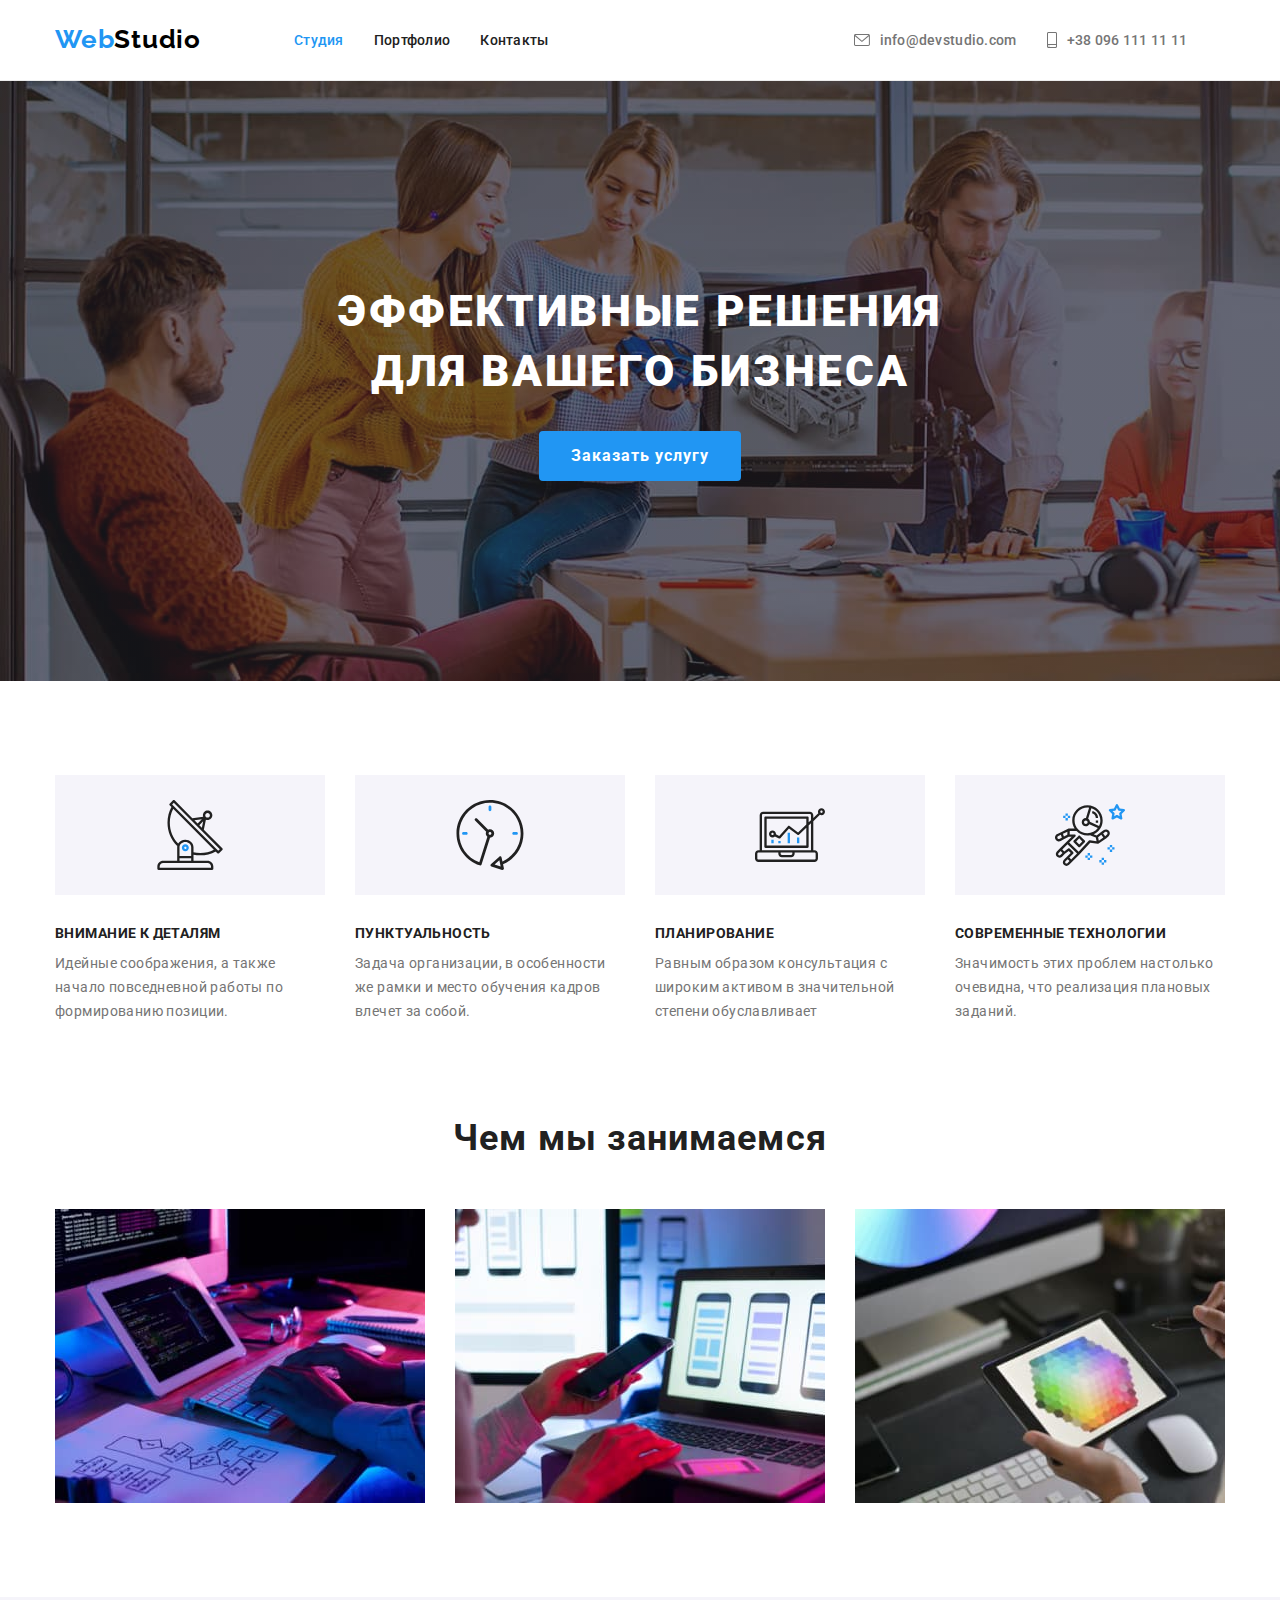
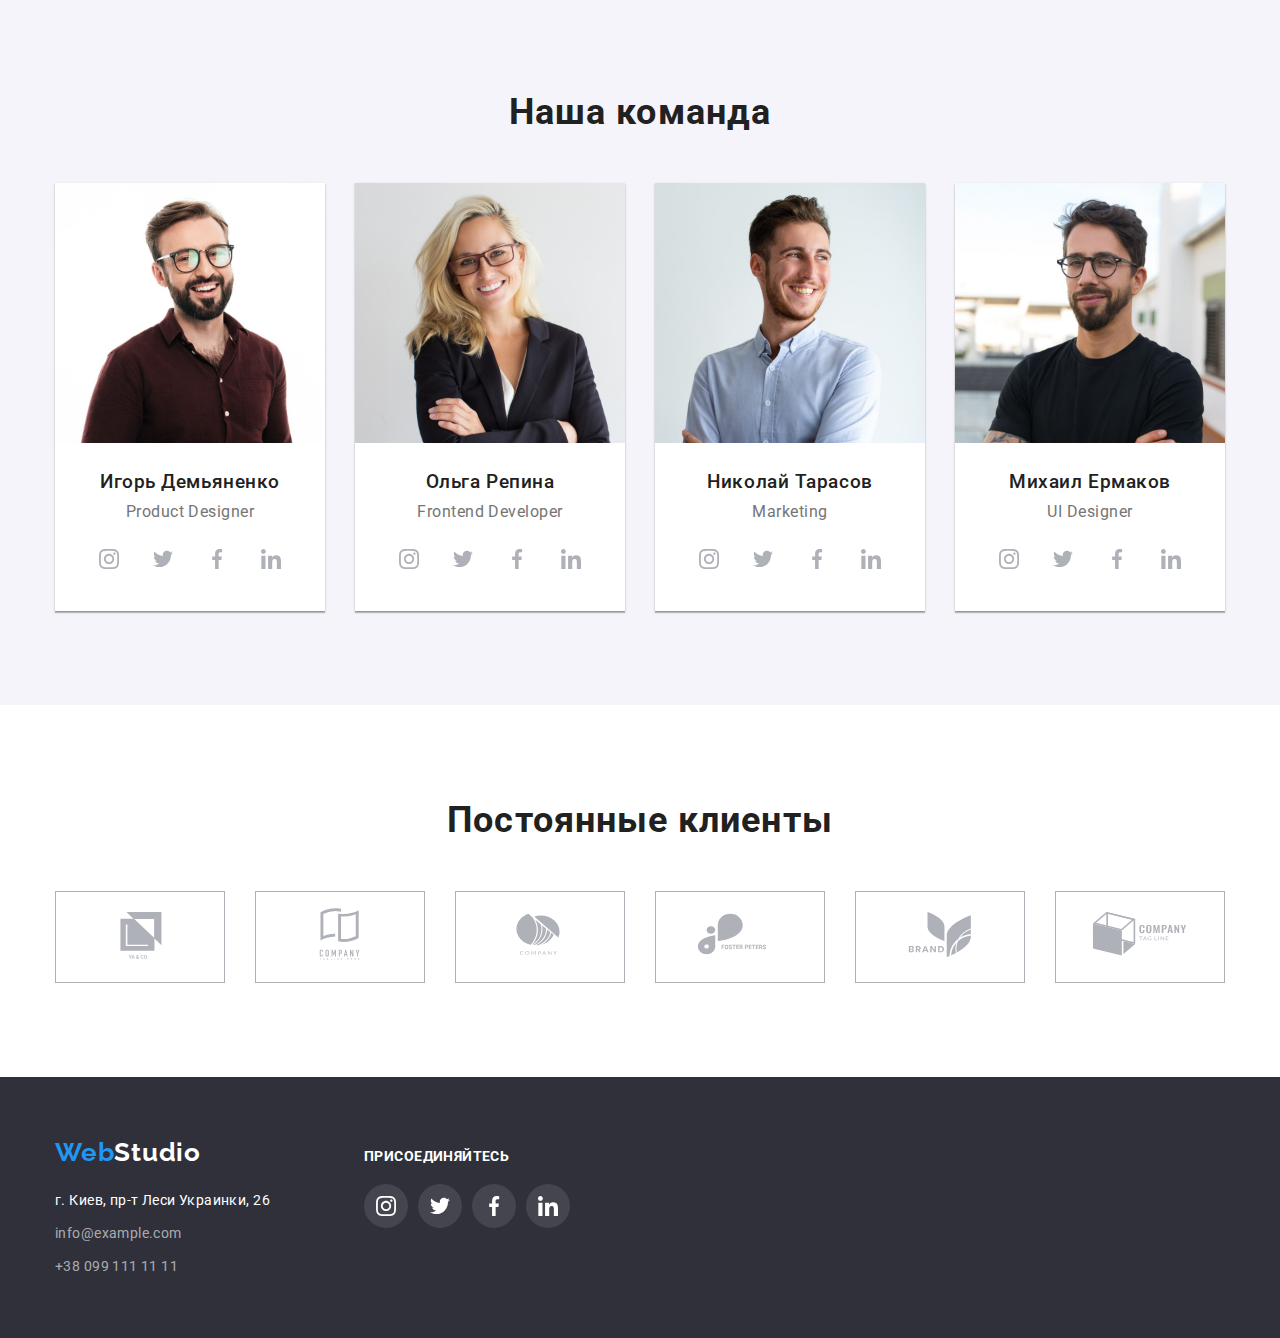
<file: index.html>
<!DOCTYPE html>
<html lang="ru">

<head>
    <meta charset="UTF-8">
    <meta http-equiv="X-UA-Compatible" content="IE=edge">
    <meta name="viewport" content="width=device-width, initial-scale=1.0">
    <title>Document</title>
    <link rel="stylesheet"
        href="https://cdnjs.cloudflare.com/ajax/libs/modern-normalize/1.1.0/modern-normalize.min.css">
    <link
        href="https://fonts.googleapis.com/css2?family=Raleway:wght@700&family=Roboto:wght@400;500;700;900&display=swap"
        rel="stylesheet">
    <link rel="stylesheet" href="./css/styles.css">
</head>

<body>
    <!-- Шапка сайта -->

    <header class="header-br">
        <div class="container header">
            <nav class="navi">
                <a href="#" class="logo">Web<span class="logo-text">Studio</span> </a>
                <ul class="list">
                    <li class="list-box"><a href="#" class="list-item current">Студия</a> </li>
                    <li class="list-box"><a href="./portfolio.html" class="list-item">Портфолио</a> </li>
                    <li class="list-box"><a href="#" class="list-item">Контакты</a> </li>
                </ul>
            </nav>

            <ul class="list list-contacts ">
                <li class="list-box "><a href="mailto:info@devstudio.com" class="link">
                    <svg class="cont-icon" width="16" height="12">
                        <use href="./images/icons.svg#icon-envelope"></use>
                    </svg> 
                    
                    info@devstudio.com</a></li>
                <li class="list-box "><a href="tel:+380961111111" class="link"> 
                    <svg class="cont-icon" width="10" height="16">
                        <use href="./images/icons.svg#icon-smartphone"></use>
                    </svg> 
                    
                    +38 096 111 11 11</a></li>
            </ul>
        </div>
    </header>

    <main>

        <!-- герой -->
        <section class=" main-blok">
            <div class="cont-flex container ">
                <h1 class="main-title">Эффективные решения
                    <span class="title-row"> для вашего бизнеса</span>
                </h1>
                <button type="button" class="btn">Заказать услугу</button>
            </div>
        </section>

        <!-- Преимущества -->

        <section class="section">
            <div class="container">
                <h2 class="visually-hidden">Преимущества</h2>
            
                <ul class="list ">
                    <li class="item">
                        <div class="li-icon">
                        <svg  width="70" height="70">
                            <use href="./images/icons.svg#icon-antenna"></use>
                        </svg>
                    </div>
   
                        <h3 class="item-title">Внимание к деталям</h3>
                        <p class="item-text">Идейные соображения, а также начало повседневной работы по формированию
                            позиции.</p>
                    </li>
                    <li class="item">
                        <div class="li-icon">
                            <svg  width="70" height="70">
                                <use href="./images/icons.svg#icon-clock"></use>
                            </svg>
                        </div>
                        <h3 class="item-title">Пунктуальность</h3>
                        <p class="item-text">Задача организации, в особенности же рамки и место обучения кадров влечет
                            за собой.</p>
                    </li>
                    <li class="item">
                        <div class="li-icon">
                            <svg  width="70" height="70">
                                <use href="./images/icons.svg#icon-diagram"></use>
                            </svg>
                        </div>
                        <h3 class="item-title">Планирование</h3>
                        <p class="item-text">Равным образом консультация с широким активом в значительной степени
                            обуславливает</p>
                    </li>
                    <li class="item">
                        <div class="li-icon">
                            <svg  width="70" height="70">
                                <use href="./images/icons.svg#icon-astronaut"></use>
                            </svg>
                        </div>
                        <h3 class="item-title">Современные технологии</h3>
                        <p class="item-text">Значимость этих проблем настолько очевидна, что реализация плановых
                            заданий.</p>
                    </li>
                </ul>
            </div>
        </section>
        <!-- Чем мы занимаемся -->
        <section class=" section works">
            <div class="container cont-works">
                <h2 class="heading haeding-works">Чем мы занимаемся</h2>
                <ul class="list list-works">
                    <li class="list-img"><img src="images/box/box-1.jpg" alt="за компьютером" width="370" height="294">
                    </li>
                    <li class="list-img"><img src="images/box/box-2.jpg" alt="мобильній телефон и ноутбук" width="370"
                            height="294"></li>
                    <li class="list-img"><img src="images/box/box-3.jpg" alt="планшет с цветной гаммой" width="370"
                            height="294"></li>
                </ul>
            </div>
        </section>

        <!-- Наша команда -->
        <section class="our-team section">
            <div class="container team">
                <h2 class="heading team-heading">Наша команда</h2>
                <ul class="list">
                    <li class="team-item">
                        <img class="team-img" src="images/team/img-1.jpg" alt="Мужчина в очках" width="270"
                            height="260">
                        <div class="team-description">
                            <h3 class="team-member">Игорь Демьяненко</h3>
                            <p class="team-member-description">Product Designer</p>
                          <ul class="list ">
                              <li class="icon-list">
                                 <a href="#" class="list-icon">
                                  <svg width="20" height="20">
                                      <use href="./images/icons.svg#icon-instagram"></use>
                                  </svg> 
                                </a>
                              </li>
                              <li class="icon-list">
                                 <a href="#" class="list-icon">
                                  <svg width="20" height="20">
                                      <use href="./images/icons.svg#icon-twitter"></use>
                                  </svg> 
                                </a>
                              </li>
                              <li class="icon-list">
                                 <a href="#" class="list-icon">
                                  <svg  width="20" height="20">
                                      <use href="./images/icons.svg#icon-facebook"></use>
                                  </svg>
                                </a>
                              </li>
                              <li class="icon-list">
                                 <a href="#" class="list-icon">
                                <svg width="20" height="20">
                                    <use href="./images/icons.svg#icon-linkedin"></use>
                                </svg> 
                            </a>
                            </li>
                          </ul>
                        </div>
                    </li>
                    <li class="team-item">
                        <img class="team-img" src="images/team/img-2.jpg" alt="Женщина в пиджаке" width="270"
                            height="260">
                        <div class="team-description">
                            <h3 class="team-member">Ольга Репина</h3>
                            <p class="team-member-description">Frontend Developer</p>
                            <ul class="list ">
                                <li class="icon-list">
                                   <a href="#" class="list-icon">
                                    <svg width="20" height="20">
                                        <use href="./images/icons.svg#icon-instagram"></use>
                                    </svg> 
                                  </a>
                                </li>
                                <li class="icon-list">
                                   <a href="#" class="list-icon">
                                    <svg width="20" height="20">
                                        <use href="./images/icons.svg#icon-twitter"></use>
                                    </svg> 
                                  </a>
                                </li>
                                <li class="icon-list" >
                                   <a href="#" class="list-icon">
                                    <svg  width="20" height="20">
                                        <use href="./images/icons.svg#icon-facebook"></use>
                                    </svg>
                                  </a>
                                </li>
                                <li class="icon-list">
                                   <a href="#" class="list-icon">
                                  <svg width="20" height="20">
                                      <use href="./images/icons.svg#icon-linkedin"></use>
                                  </svg> 
                              </a>
                              </li>
                            </ul>
                            
                        </div>
                    </li>
                    <li class="team-item">
                        <img class="team-img" src="images/team/img-3.jpg" alt="Мужчина улыбается" width="270"
                            height="260">
                        <div class="team-description">
                            <h3 class="team-member">Николай Тарасов</h3>
                            <p class="team-member-description">Marketing</p>
                            <ul class="list ">
                                <li class="icon-list">
                                   <a href="#" class="list-icon">
                                    <svg width="20" height="20">
                                        <use href="./images/icons.svg#icon-instagram"></use>
                                    </svg> 
                                  </a>
                                </li>
                                <li class="icon-list">
                                   <a href="#" class="list-icon">
                                    <svg width="20" height="20">
                                        <use href="./images/icons.svg#icon-twitter"></use>
                                    </svg> 
                                  </a>
                                </li>
                                <li class="icon-list">
                                   <a href="#" class="list-icon">
                                    <svg  width="20" height="20">
                                        <use href="./images/icons.svg#icon-facebook"></use>
                                    </svg>
                                  </a>
                                </li>
                                <li class="icon-list">
                                   <a href="#" class="list-icon">
                                  <svg width="20" height="20">
                                      <use href="./images/icons.svg#icon-linkedin"></use>
                                  </svg> 
                              </a>
                              </li>
                            </ul>
                        </div>
                    </li>
                    <li class="team-item">
                        <img class="team-img" src="images/team/img-4.jpg" alt="Мужчина в черной футболке" width="270"
                            height="260">
                        <div class="team-description">
                            <h3 class="team-member">Михаил Ермаков</h3>
                            <p class="team-member-description">UI Designer</p>
                            <ul class="list ">
                                <li class="icon-list">
                                   <a href="#" class="list-icon">
                                    <svg width="20" height="20">
                                        <use href="./images/icons.svg#icon-instagram"></use>
                                    </svg> 
                                  </a>
                                </li>
                                <li class="icon-list">
                                   <a href="#" class="list-icon">
                                    <svg width="20" height="20">
                                        <use href="./images/icons.svg#icon-twitter"></use>
                                    </svg> 
                                  </a>
                                </li>
                                <li class="icon-list">
                                   <a href="#" class="list-icon">
                                    <svg  width="20" height="20">
                                        <use href="./images/icons.svg#icon-facebook"></use>
                                    </svg>
                                  </a>
                                </li>
                                <li class="icon-list">
                                   <a href="#" class="list-icon">
                                  <svg width="20" height="20">
                                      <use href="./images/icons.svg#icon-linkedin"></use>
                                  </svg> 
                              </a>
                              </li>
                            </ul>
                        </div>
                    </li>
                </ul>
            </div>
        </section>

 <!-- Постоянные клиенты -->
 <section class=" section ">
    <div class="container ">
        <h2 class="heading team-heading ">Постоянные клиенты</h2>
        <ul class="list ">
           <li class="item-logo">
            <a href="#" class="logo-icon">
               <svg  width="106" height="60">
                 
                   <use href="./images/icons.svg#icon-Logo1"></use>
               </svg>
            </a>
           </li>
           <li class="item-logo">
            <a href="#" class="logo-icon">
               <svg  width="106" height="60">
                   <use href="./images/icons.svg#icon-Logo2"></use>
               </svg>
            </a>
           </li>
           <li class="item-logo">
            <a href="#" class="logo-icon">
               <svg  width="106" height="60">
                   <use href="./images/icons.svg#icon-Logo3"></use>
               </svg>
            </a>
           </li>
           <li class="item-logo">
            <a href="#" class="logo-icon">
               <svg  width="106" height="60">
                   <use href="./images/icons.svg#icon-Logo4"></use>
               </svg>
            </a>
           </li>
           <li class="item-logo">
            <a href="#" class="logo-icon">
               <svg  width="106" height="60">
                   <use href="./images/icons.svg#icon-Logo5"></use>
               </svg>
            </a>
           </li>
           <li class="item-logo">
            <a href="#" class="logo-icon">
               <svg  width="106" height="60">
                   <use href="./images/icons.svg#icon-Logo6"></use>
               </svg>
            </a>
           </li>
           
            
        </ul>
    </div>
</section>


    </main>
    <!-- подвал -->
    <footer class="footer-content">
        <div class="container footer-container">
       <div>

            <a href="./index.html" class="logo logo-link">Web<span class="logo-text-down">Studio</span> </a>
            <address>
                <p class="adress">г. Киев, пр-т Леси Украинки, 26 </p>
                <ul class="list list-footer">
                    <li class="link-li"> <a href="mailto:info@example.com" class="link-item">info@example.com</a></li>
                    <li class="link-li"> <a href="tel:+380991111111" class="link-item">+38 099 111 11 11</a></li>
                </ul>
            </address>
        </div>
        <div class="footer-icons">
            <p class="footer-paragraf">Присоединяйтесь</p>
           
            <ul class="list ">
                <li class="icon-list">
                   <a href="#"   class="list-icon f-list-icon">
                    <svg width="20" height="20">
                        <use href="./images/icons.svg#icon-instagram"></use>
                    </svg> 
                  </a>
                </li>
                <li  class="icon-list">
                   <a href="#" class="list-icon f-list-icon">
                    <svg width="20" height="20">
                        <use href="./images/icons.svg#icon-twitter"></use>
                    </svg> 
                  </a>
                </li>
                <li class="icon-list" >
                   <a href="#" class="list-icon f-list-icon">
                    <svg  width="20" height="20">
                        <use href="./images/icons.svg#icon-facebook"></use>
                    </svg>
                  </a>
                </li>
                <li class="icon-list">
                   <a href="#" class="list-icon f-list-icon">
                  <svg width="20" height="20">
                      <use href="./images/icons.svg#icon-linkedin"></use>
                  </svg> 
              </a>
              </li>
            </ul>
            
        </div>
        </div>

    </footer>

</body>

</html>
</file>
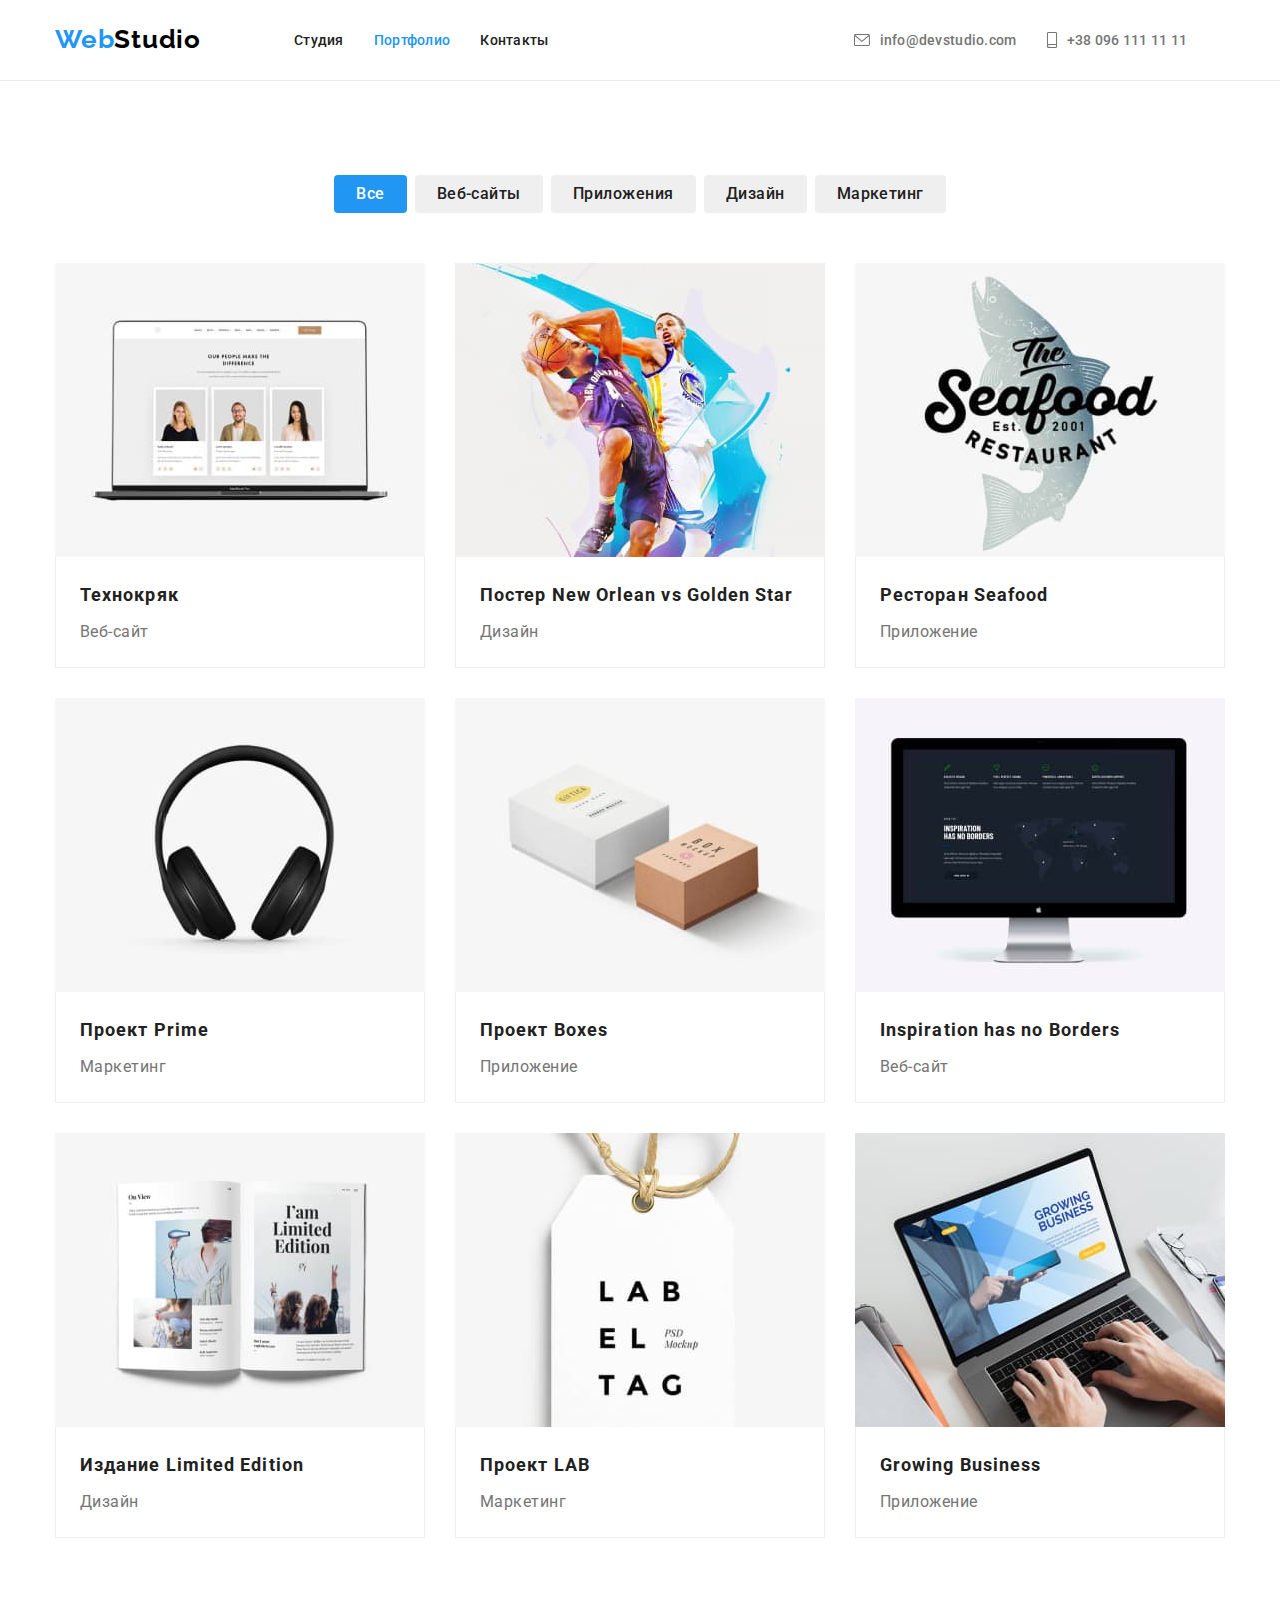
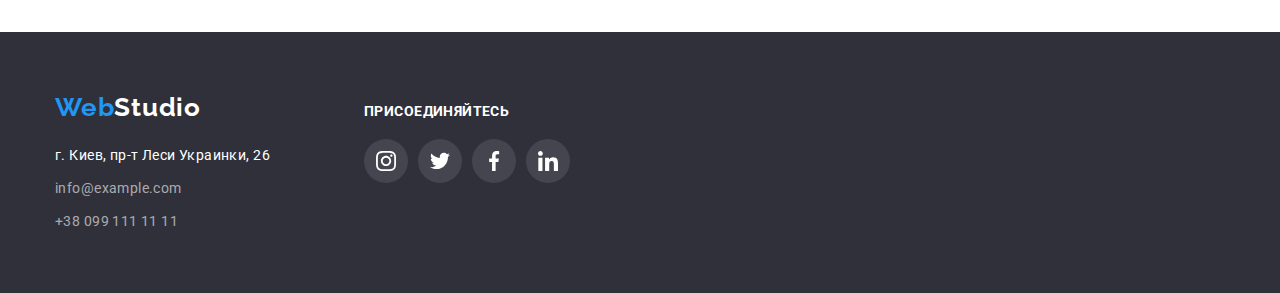
<file: portfolio.html>
<!DOCTYPE html>
<html lang="ru">
<head>
    <meta charset="UTF-8">
    <meta http-equiv="X-UA-Compatible" content="IE=edge">
    <meta name="viewport" content="width=device-width, initial-scale=1.0">
    <title>Document</title>
    <link rel="stylesheet" href="https://cdnjs.cloudflare.com/ajax/libs/modern-normalize/1.1.0/modern-normalize.min.css">
    <link href="https://fonts.googleapis.com/css2?family=Raleway:wght@700&family=Roboto:wght@400;500;700;900&display=swap" rel="stylesheet">
    <link rel="stylesheet" href="./css/styles.css">
</head>
<body>
    <!-- Шапка сайта -->
    <header  class="header-br">
        <div class="container header"> 
        <nav class="navi">
                <a href="./index.html" class="logo">Web<span class="logo-text">Studio</span> </a>
            <ul class="list">
                <li  class="list-box" ><a href="./index.html" class="list-item " >Студия</a> </li>
                <li  class="list-box"><a href="./portfolio.html" class="list-item current">Портфолио</a> </li>
                <li class="list-box" ><a href="#" class="list-item">Контакты</a> </li>
            </ul>
        </nav>

        <ul class="list list-contacts ">
            <li class="list-box "><a href="mailto:info@devstudio.com" class="link">
                <svg class="cont-icon" width="16" height="12">
                    <use href="./images/icons.svg#icon-envelope"></use>
                </svg> 
                info@devstudio.com</a></li>
            <li class="list-box "><a href="tel:+380961111111" class="link">
                <svg class="cont-icon" width="10" height="16">
                    <use href="./images/icons.svg#icon-smartphone"></use>
                </svg> 
                +38 096 111 11 11</a></li>
        </ul>
    </div>
    </header>

    <!-- Основная часть -->
    
    <main>
        <section class="section">
            <div class="container">
                <h2 class="visually-hidden">Портфолио</h2>
            <ul class="list buttons-list">
                <li class="button-in-list"><button type="button" class="btn-filter current-btn">Все</button></li>
                <li class="button-in-list"><button type="button" class="btn-filter">Веб-сайты</button></li>
                <li class="button-in-list"><button type="button" class="btn-filter">Приложения</button></li>
                <li class="button-in-list"><button type="button" class="btn-filter">Дизайн</button></li>
                <li class="button-in-list"><button type="button" class="btn-filter">Маркетинг</button></li>
            </ul>
            <ul class="list list-portfolio">
                <li class="portfolio-li-item">
                    <a href="#" class="link-portfolio">
                    <img src="images/portfolio/img-p1.jpg" alt="изображения троих человек из команды" width="370" height="294">
                    <div class="portfolio-text">
                    <h2 class="portfolio-item">Технокряк</h2>
                    <p class="portfolio-subscribe">Веб-сайт</p>
                </div> 
            </a>
                </li>
                <li class="portfolio-li-item">
                    <a href="#" class="link-portfolio">
                    <img src="images/portfolio/img-p2.jpg" alt="два баскетболиста с мячем" width="370" height="294">
                    <div class="portfolio-text">
                    <h2 class="portfolio-item">Постер New Orlean vs Golden Star</h2>
                    <p class="portfolio-subscribe">Дизайн</p>
                </div>
            </a>
                </li>
                <li class="portfolio-li-item">
                    <a href="#" class="link-portfolio">
                    <img src="images/portfolio/img-p3.jpg" alt="логотип ресторана Seafood" width="370" height="294">
                    <div class="portfolio-text">
                    <h2 class="portfolio-item">Ресторан Seafood</h2>
                    <p class="portfolio-subscribe">Приложение</p>
                </div>
            </a>
                </li>
                <li class="portfolio-li-item">
                    <a href="#" class="link-portfolio">
                    <img src="images/portfolio/img-p4.jpg" alt="наушники" width="370" height="294">
                    <div class="portfolio-text">
                    <h2 class="portfolio-item">Проект Prime</h2>
                    <p class="portfolio-subscribe">Маркетинг</p>
                </div>
            </a>
                </li>
                <li class="portfolio-li-item">
                    <a href="#" class="link-portfolio">
                    <img src="images/portfolio/img-p5.jpg" alt="две коробки" width="370" height="294">
                    <div class="portfolio-text">
                    <h2 class="portfolio-item">Проект Boxes</h2>
                    <p class="portfolio-subscribe">Приложение</p>
                </div>
            </a>
                </li>
                <li class="portfolio-li-item">
                    <a href="" class="link-portfolio">
                    <img src="images/portfolio/img-p6.jpg" alt="экран компьютера" width="370" height="294">
                    <div class="portfolio-text">
                    <h2 class="portfolio-item">Inspiration has no Borders</h2>
                    <p class="portfolio-subscribe">Веб-сайт</p>
                </div>
            </a>
                </li>
                <li class="portfolio-li-item">
                    <a href="#" class="link-portfolio">
                    <img src="images/portfolio/img-p7.jpg" alt="развертка журнала" width="370" height="294">
                    <div class="portfolio-text">
                    <h2 class="portfolio-item">Издание Limited Edition</h2>
                    <p class="portfolio-subscribe">Дизайн</p>
                </div>
            </a>
                </li>
                <li class="portfolio-li-item">
                    <a href="#" class="link-portfolio">
                    <img src="images/portfolio/img-p8.jpg" alt="этикетка с надписью" width="370" height="294">
                    <div class="portfolio-text">
                    <h2 class="portfolio-item">Проект LAB</h2>
                    <p class="portfolio-subscribe">Маркетинг</p>
                </div>
            </a>
                </li>
                <li class="portfolio-li-item">
                    <a href="#" class="link-portfolio">
                    <img src="images/portfolio/img-p9.jpg" alt="ноутбук" width="370" height="294">
                    <div class="portfolio-text">
                    <h2 class="portfolio-item">Growing Business</h2>
                    <p class="portfolio-subscribe">Приложение</p>
                </div>
            </a>
                </li>
            </ul>
        </div>
        </section>
    </main>

    <!-- подвал -->
    <footer class="footer-content" >
        <div class="container footer-container">
         <div>   

        <a href="./index.html" class="logo logo-link">Web<span class="logo-text-down">Studio</span> </a>
        <address>
            <p class="adress">г. Киев, пр-т Леси Украинки, 26 </p>
            <ul class="list list-footer">
                <li class="link-li"> <a href="mailto:info@example.com" class="link-item">info@example.com</a></li>
                <li class="link-li"> <a href="tel:+380991111111" class="link-item">+38 099 111 11 11</a></li>
            </ul>
        </address>
    </div> 
    <div class="footer-icons">
        <p class="footer-paragraf">Присоединяйтесь</p>
       
        <ul class="list ">
            <li class="icon-list">
               <a href="#"   class="list-icon f-list-icon">
                <svg width="20" height="20">
                    <use href="./images/icons.svg#icon-instagram"></use>
                </svg> 
              </a>
            </li>
            <li  class="icon-list">
               <a href="#" class="list-icon f-list-icon">
                <svg width="20" height="20">
                    <use href="./images/icons.svg#icon-twitter"></use>
                </svg> 
              </a>
            </li>
            <li class="icon-list" >
               <a href="#" class="list-icon f-list-icon">
                <svg  width="20" height="20">
                    <use href="./images/icons.svg#icon-facebook"></use>
                </svg>
              </a>
            </li>
            <li class="icon-list">
               <a href="#" class="list-icon f-list-icon">
              <svg width="20" height="20">
                  <use href="./images/icons.svg#icon-linkedin"></use>
              </svg> 
          </a>
          </li>
        </ul>
        
    </div>
    </div>
    </footer>


   
</body>
</html>
</file>
<file: css/styles.css>
:root {
  --primary-text-color: #757575;
  --title-text-color: #212121;
  --accent-color: #2196f3;
  --primary-white-color: #fff;
  --primary-black-color: #000;
  --secondary-background-color: #2f303a;
  --button-accent-color: #188ce8;
  --section-background-color: #f5f4fa;
}

body {
  background-color: var(--primary-white-color);
  color: var(--primary-text-color);
  font-family: Roboto;
  font-style: normal;
  font-weight: normal;
  font-size: 16px;
}

*,
*::before,
*::after {
  box-sizing: border-box;
}
/* html {
  box-sizing: border-box;
} */

h1,
h2,
h3,
h4,
h5,
h6,
p,
ul {
  margin: 0;
  padding: 0;
  margin-block-end: 0;
  margin-block-start: 0;
  padding-inline-start: 0;
}
img {
  display: block;
  max-width: 100%;
  height: auto;
}
/* Шапка сайта */
/* логотип */
.header-br {
  border-bottom: 1px solid #ececec;
}
.header {
  display: flex;
  flex-direction: row;
  align-items: center;
}
.navi {
  display: flex;
  align-items: center;
}
.container {
  width: 1200px;
  padding-left: 15px;
  padding-right: 15px;
  margin-right: auto;
  margin-left: auto;
}
.logo {
  color: var(--accent-color);
  text-decoration: none;
  font-family: Raleway;
  font-weight: bold;
  font-size: 26px;
  line-height: 31px;
  letter-spacing: 0.03em;
  margin-right: 93px;
  padding-top: 24px;
  padding-bottom: 25px;
}
.logo-text {
  color: var(--primary-black-color);
  cursor: pointer;
}
.logo-text:hover,
.logo-text:focus {
  color: var(--accent-color);
}
/* ссилки на страници сайта и контакты */
.list {
  list-style-type: none;
  flex-direction: row;
  display: flex;
}
.list-item {
  display: block;
  color: var(--title-text-color);
  text-decoration: none;
  font-weight: 500;
  font-size: 14px;
  line-height: 16px;
  letter-spacing: 0.02em;
  flex-direction: row;
  cursor: pointer;
  padding-top: 32px;
  padding-bottom: 32px;
}

.list-item:hover,
.list-item:focus {
  color: var(--accent-color);
}
.list-item.current {
  color: var(--accent-color);
}

.list-box {
  margin-right: 30px;
}
.list-box:last-child {
  margin-right: 0;
}
.link {
  display: flex;
  justify-content: center;
  align-items: center;
  text-decoration: none;
  color: var(--primary-text-color);
  font-weight: 500;
  font-size: 14px;
  line-height: 16px;
  letter-spacing: 0.02em;
  cursor: pointer;
  padding-top: 32px;
  padding-bottom: 32px;
}
.cont-icon {
  margin-right: 10px;
  fill: var(--primary-text-color);
}
.link:hover .cont-icon,
.link:focus .cont-icon {
  fill: var(--accent-color);
}
.list-contacts {
  margin-left: 305px;
}
.link:hover,
.link:focus {
  color: var(--accent-color);
}

/* Основная уникальная часть  */

/* Герой */
.main-blok {
  background-color: var(--secondary-background-color);
  padding-bottom: 200px;
  padding-top: 200px;
  height: 600px;
  max-width: 1600px;
  margin-left: auto;
  margin-right: auto;
  background-image: linear-gradient(
      to right,
      rgba(47, 48, 58, 0.4),
      rgba(47, 48, 58, 0.4)
    ),
    url(../images/background.jpg);
}
.cont-flex {
  display: flex;
  flex-direction: column;
  align-items: center;
}
.main-title {
  color: var(--primary-white-color);
  display: flex;
  flex-direction: column;
  align-items: center;
  font-weight: 900;
  font-size: 44px;
  line-height: 60px;
  letter-spacing: 0.06em;
  text-transform: uppercase;
  max-width: 696px;
  margin: 0;
  margin-bottom: 30px;
}

.btn {
  font-style: normal;
  font-weight: bold;
  font-size: 16px;
  line-height: 30px;
  color: var(--primary-white-color);
  background-color: var(--accent-color);
  letter-spacing: 0.06em;
  padding: 10px 32px;
  cursor: pointer;
  border: none;
  border-radius: 4px;
}
.btn:hover,
.btn:focus {
  background-color: var(--button-accent-color);
}

/* Секция преимущества */

.section {
  padding-top: 94px;
  padding-bottom: 94px;
}
.visually-hidden {
  position: absolute;
  width: 1px;
  height: 1px;
  margin: -1px;
  border: 0;
  padding: 0;

  white-space: nowrap;
  clip-path: inset(100%);
  clip: rect(0 0 0 0);
  overflow: hidden;
}
.item {
  flex-basis: calc(100% / 4 - 30px);
  margin-right: 30px;
}
.item:last-child {
  margin-right: 0;
}
.li-icon {
  width: 270px;
  height: 120px;
  background-color: #f5f4fa;
  display: flex;
  justify-content: center;
  align-items: center;
  margin-bottom: 30px;
}
.item-title {
  color: var(--title-text-color);
  font-weight: bold;
  font-size: 14px;
  line-height: 16px;
  letter-spacing: 0.03em;
  text-transform: uppercase;
  padding: 0;
  margin-bottom: 10px;
}

.item-text {
  font-size: 14px;
  line-height: 24px;
  letter-spacing: 0.03em;
}

/* Секция чем мы занимаемся */

.works {
  display: flex;
  flex-direction: column;
  align-items: center;
  padding-top: 0;
}

.haeding-works {
  margin-bottom: 50px;
}
.list-img {
  margin-right: 30px;
  width: 370px;
}
.list-img:last-child {
  margin-right: 0;
}
.heading {
  color: var(--title-text-color);
  font-weight: bold;
  font-size: 36px;
  line-height: 42px;
  letter-spacing: 0.03em;
  text-align: center;
}

/* Секция наша команда */
.our-team {
  width: auto;
  background-color: var(--section-background-color);
}
.team {
  display: flex;
  flex-direction: column;
  align-items: center;
}
.team-heading {
  margin-bottom: 50px;
}
.team-item {
  margin-right: 30px;
  box-shadow: 0px 1px 3px rgba(0, 0, 0, 0.12), 0px 1px 1px rgba(0, 0, 0, 0.14),
    0px 2px 1px rgba(0, 0, 0, 0.2);
}
.team-item:last-child {
  margin-right: 0;
}
.team-item {
  display: flex;
  flex-direction: column;
  align-items: center;
}

.team-description {
  width: 270px;
  display: flex;
  flex-direction: column;
  align-items: center;
  padding-top: 30px;
  padding-bottom: 30px;
  padding-left: 32px;
  padding-right: 32px;
  background-color: var(--primary-white-color);
}
.team-member {
  color: var(--title-text-color);
  font-weight: 500;
  line-height: 19px;
  letter-spacing: 0.03em;
  margin-bottom: 10px;
}
.team-member-description {
  line-height: 19px;
  letter-spacing: 0.03em;
  margin-bottom: 16px;
}

.list-icon {
  width: 44px;
  height: 44px;
  background-color: var(--primary-white-color);
  border-radius: 100%;
  display: flex;
  justify-content: center;
  align-items: center;
  fill: #afb1b8;
}
.icon-list {
  margin-right: 10px;
}
.icon-list:last-child {
  margin-right: 0;
}
.list-icon:focus,
.list-icon:hover {
  background-color: var(--accent-color);
  fill: #fff;
  cursor: pointer;
}
/* <!-- Постоянные клиенты --> */

.item-logo {
  width: 170px;
  height: 92px;
  margin-right: 30px;
  display: flex;
  justify-content: center;
  align-items: center;
  border: 1px solid #afb1b8;
  background-color: var(--primary-white-color);
}

.item-logo:last-child {
  margin-right: 0;
}
.logo-icon {
  fill: #afb1b8;
}
.logo-icon:focus,
.logo-icon:hover {
  fill: var(--accent-color);
}
.item-logo:focus-within {
  cursor: pointer;
  border: 1px solid var(--accent-color);
}
.item-logo:hover {
  cursor: pointer;
  border: 1px solid var(--accent-color);
}
.item-logo:hover .logo-icon,
.item-logo:focus .logo-icon {
  fill: var(--accent-color);
}

/* Подвал */
.footer-content {
  background-color: var(--secondary-background-color);
  padding-top: 60px;
  padding-bottom: 60px;
  display: flex;
  flex-direction: row;
}
.footer-container {
  display: inline-flex;
  align-items: baseline;
}
.logo-link {
  display: block;
  padding: 0;
  margin-bottom: 20px;
}
.logo-text-down {
  color: var(--primary-white-color);
  cursor: pointer;
}
.adress {
  color: var(--primary-white-color);
  font-size: 14px;
  line-height: 24px;
  letter-spacing: 0.03em;
  font-style: normal;
  margin-bottom: 9px;
}
.list-footer {
  display: flex;
  flex-direction: column;
}
.link-li {
  margin-bottom: 9px;
}
.link-li:last-child {
  margin-bottom: 0;
}

.link-item {
  color: rgba(255, 255, 255, 0.6);
  text-decoration: none;
  font-family: Roboto;
  font-style: normal;
  font-weight: normal;
  font-size: 14px;
  line-height: 24px;
  letter-spacing: 0.03em;
  cursor: pointer;
}
.link-item:hover,
.link-item:focus {
  color: var(--accent-color);
}
.logo-text-down:focus,
.logo-text-down:hover {
  color: var(--accent-color);
}
.footer-icons {
  margin-left: 70px;
}
.footer-paragraf {
  color: var(--primary-white-color);
  font-weight: bold;
  font-size: 14px;
  line-height: 16px;
  letter-spacing: 0.03em;
  text-transform: uppercase;
  padding: 0;
  margin-bottom: 20px;
}
.f-list-icon {
  background: rgba(255, 255, 255, 0.1);
  fill: var(--primary-white-color);
}
/* Портфоліо */
/* Уникальная часть */
.buttons-list {
  margin-bottom: 50px;
  display: flex;
  justify-content: center;
}
.button-in-list {
  margin-right: 8px;
}
.button-in-list:last-child {
  margin-right: 0;
}
.btn-filter {
  color: var(--title-text-color);
  letter-spacing: 0.03em;
  line-height: 26px;
  font-family: Roboto;
  font-style: normal;
  font-weight: 500;
  font-size: 16px;
  cursor: pointer;
  padding: 6px 22px;
  border: none;
  border-radius: 4px;
}
.current-btn {
  color: var(--primary-white-color);
  background-color: var(--accent-color);
}
.btn-filter:hover,
.btn-filter:focus {
  color: var(--primary-white-color);
  background-color: var(--accent-color);
  box-shadow: 0px 1px 3px rgba(0, 0, 0, 0.12), 0px 1px 1px rgba(0, 0, 0, 0.14),
    0px 2px 1px rgba(0, 0, 0, 0.2);
}
.portfolio-li-item {
  margin: 15px;
}
.portfolio-li-item:hover {
  box-shadow: 0px 1px 1px rgba(0, 0, 0, 0.12), 0px 4px 4px rgba(0, 0, 0, 0.06),
    1px 4px 6px rgba(0, 0, 0, 0.16);
}
.portfolio-li-item:focus-within {
  box-shadow: 0px 1px 1px rgba(0, 0, 0, 0.12), 0px 4px 4px rgba(0, 0, 0, 0.06),
    1px 4px 6px rgba(0, 0, 0, 0.16);
}
.list-portfolio {
  display: flex;
  flex-wrap: wrap;
  margin: -15px;
}
.link-portfolio {
  text-decoration: none;
  display: block;
}
.link-portfolio:focus {
  text-decoration: none;
}

.portfolio-text {
  padding-top: 20px;
  padding-bottom: 20px;
  padding-left: 24px;
  padding-right: 24px;
  border-bottom: 1px solid #eeeeee;
  border-left: 1px solid #eeeeee;
  border-right: 1px solid #eeeeee;
}
.portfolio-item {
  color: var(--title-text-color);
  font-family: Roboto;
  font-weight: bold;
  font-style: normal;
  font-size: 18px;
  line-height: 36px;
  letter-spacing: 0.06em;
  margin-bottom: 4px;
}
.portfolio-subscribe {
  line-height: 30px;
  letter-spacing: 0.03em;
  font-family: Roboto;
  font-style: normal;
  font-weight: normal;
  font-size: 16px;
  color: var(--primary-text-color);
}
</file>
